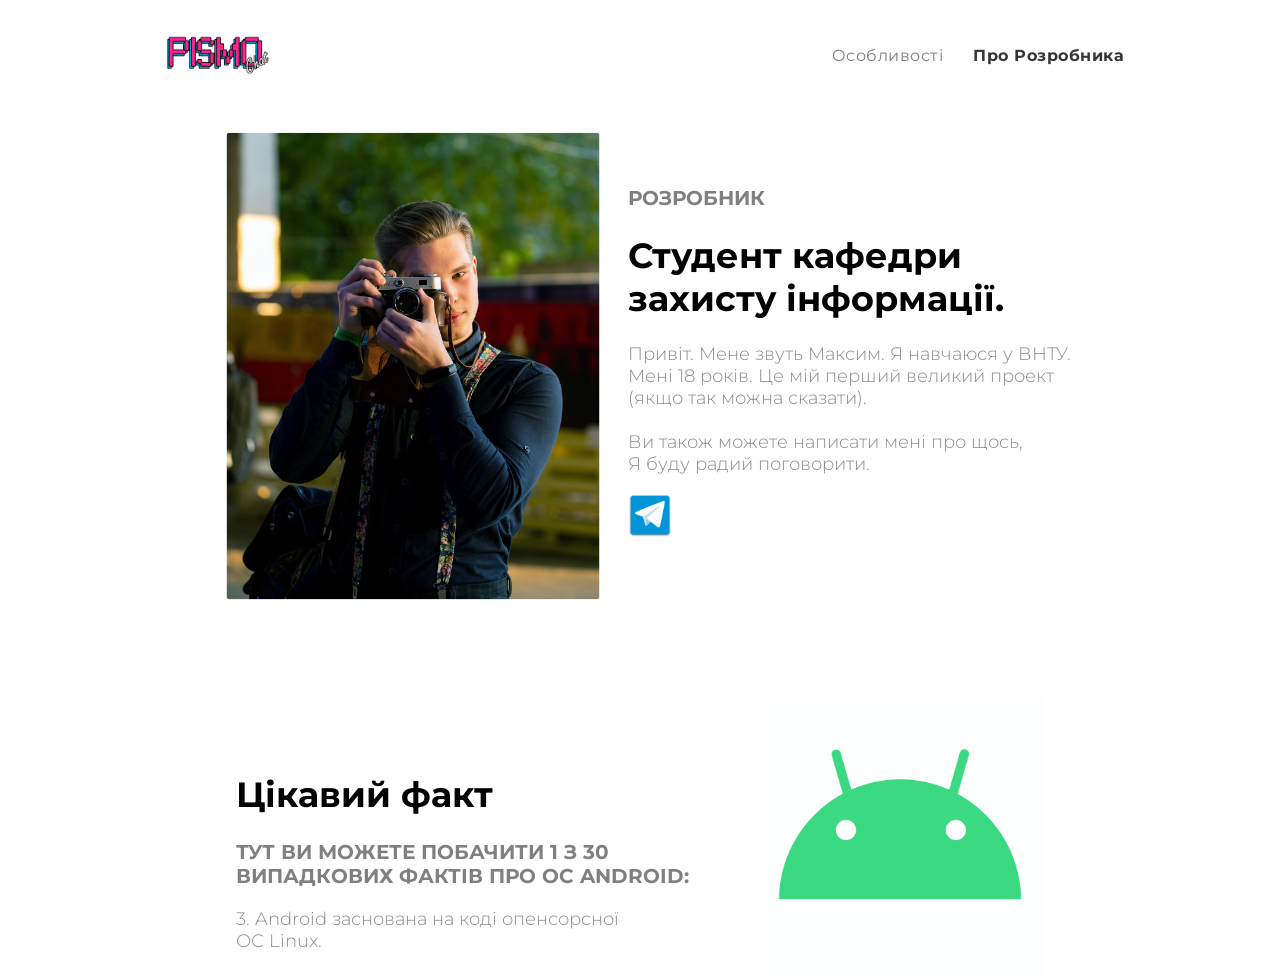
<file: aboutme.html>
<!DOCTYPE html>
<html>

<head>
    <meta charset="UTF-8" />
    <title>Pismo</title>

    <link rel="stylesheet" href="css/style1.css">
    <link href="https://fonts.googleapis.com/css?family=Montserrat:300,400,500,700&display=swap&subset=cyrillic-ext" rel="stylesheet">
    <link rel="shortcut icon" href="img/logo.jpg" type="image/jpg">


</head>

<body>

    </br>
    </br>
    </br>
    <header class="section">
        <div class="center">
            <div class="logo">
                <a href="index.html"> <img src="img/logo.jpg" alt="logo" width="20%" height="20%" /></a>
            </div>
            <nav>
                <ul class="menu">
                    <li><a class="butt" href="features.html">Особливості</a></li>
                    <li><a class="butt_bold" href="aboutme.html">Про Розробника</a></li>                    
                </ul>
            </nav>
        </div>
    </header>



    <div class="feature_left" align="center">
        <img style="padding: 0px 25px;" src="img/me.jpg" align="left" width="43%" height="43%" />
        </br>
        </br>
        <h3 align="left"> Розробник </h3>
        <h1 align="left">Студент кафедри захисту інформації.</h1>
        <p class="light" align="left"> Привіт. Мене звуть Максим. Я навчаюся у ВНТУ. Мені 18 років. Це мій перший великий проект (якщо так можна сказати). </br>
            </br> Ви також можете написати мені про щось,</br> Я буду радий поговорити.</p>
        <div align="left">
            <a href="https://t.me/Starykh"> <img src="img/tglogo.png" alt="logo" width="5%" height="5%" /></a>
        </div>

    </div>

    </br>
    </br>

    <div class="feature_right_about" align="center">
        <img src="img/android_expressions.gif" align="right" width="35%" height="35%" />
        </br>
        </br>
        </br>

        <h1 align="left">Цікавий факт</h1>
        <h3 align="left">Тут ви можете побачити 1 з 30 випадкових фактів про ОС Android:</h3>
        <div class="light" align="left">

            <script type='text/javascript'>
                var howMany = 29
                var quote = new Array(howMany + 1)
                quote[0] = "1. Google не створювала Android, техногигант <br/> придбав ОС в 2005 році, заплативши $50 млн."
                quote[1] = "2. Android спочатку розроблялася як <br/> ОС для цифрових камер."
                quote[2] = "3. Android заснована на коді опенсорсної <br/> ОС Linux."
                quote[3] = "4. ~90% смартфонів на ринку становлять  <br/>Android-пристрої."
                quote[4] = "5. Дизайн першого прототипу Android-смартфона <br/> дуже нагадував Blackberry."
                quote[5] = "6. Компанія Microsoft заробляє $2 млрд <br/> тільки від патентних відрахувань від ОС Android."
                quote[6] = "7. Android-смартфони використовують <br/> понад 1,6 млрд людей."
                quote[7] = "8. У Samsung була можливість придбати Android <br/> в 2004 році, однак у компанії визнали, що в ОС <br/> немає потенціалу."
                quote[8] = "9. Починаючи з версії Android 2.3 і вище ОС містить <br/> “пасхальне яйце”. Для його запуску, необхідно перейти <br/> по шляху «Налаштування» -> «Про пристрої», <br/> знайти функцію «Версія Android», і швидко натискати <br/> на неї кілька разів (зазвичай 3)."
                quote[9] = "10. Термін Android відноситься тільки до робота <br/> чоловічої статі, так як робот жіночої статі називається  <br/> «гиноид» (Gynoid)."
                quote[10] = "11. На території штаб-квартири Google <br/> стоять статуї Android, які відносяться до кожної  <br/> версії ОС."
                quote[11] = "12. Всі версії ОС мають назви солодощів <br/> і десертів, крім Android 1.0 і 1.1."
                quote[12] = "13. Найменування версій Android йдуть <br/> в алфавітному порядку."
                quote[13] = "14. У першій моделі Android-смартфона, <br/> випущеної в 2008 році, був відсутній аудіороз’єм<br/>і потрібно використання адаптера."
                quote[14] = "15. У 2010 році голова компанії Nokia Анссі Ваньоки <br/> заявив, що «Android це як фінська хлопчик, <br/> пісяючий в штани, щоб зігрітися»."
                quote[15] = "16. Карти Google роблять розрахунок дорожніх пробок  <br/>на основі пристроїв, що працюють під управлінням Android."
                quote[16] = "17. Система Android, яка фіксує всі власні помилки, <br/> застосовує метод, який називається WTF.  <br/>Його назва розшифровується як What a Terrible Failure<br/>(«Яка жахлива невдача»)."
                quote[17] = "18. Продажі Android-пристроїв перевищують обсяги  <br/>продажів пристроїв на базі Microsoft Windows, iOS<br/> і macOS разом узятих."
                quote[18] = "19. Починаючи з Android 4.2 Google відключила за<br/>замовчуванням інструменти розробника. <br/>Проте їх можна розблокувати шляхом семиразового <br/> натискання на номер складання."
                quote[19] = "20. У 2008 році багато критики були впевнені,  <br/>що ОС Android виявиться провальною."
                quote[20] = "21. У 2010 році компанія Sony Ericsson випустила <br/> годинник LiveView з можливістю підключення до турникет<br/>Android-смартфона для управління<br/>стрічками в Twitter, медіаплеєром і т. д."
                quote[21] = "22. Phandroid — сайт, що висвітлює все,  <br/>що пов’язано з Android."
                quote[22] = "23. У 2003 році Енді Рубін, Нік Сірс і  <br/>Кріс Уайт заснували в Каліфорнії компанію Android Inc."
                quote[23] = "24. Назва Android запропонував  <br/>соразработчик ОС Енді Рубін."
                quote[24] = "25. Android використовується навіть в НАСА.  <br/> Агентство відправило в космос два пристрої Nexus S на базі  <br/>Android Gingerbread для того, щоб протестувати орбітальні <br/> датчики на борту Міжнародної космічної станції."
                quote[25] = "26. Android використовується не тільки  <br/>на смартфонах і планшетах, але і на інших пристроях,<br/> таких як Google Glass."
                quote[26] = "27. На міжнародній виставці споживчої електроніки <br/> CES 2011 була представлена версія Android 3.0 Honeycomb,  <br/>повністю перероблена під планшети. Honeycomb стала<br/> однією знайбільш провальних версій Android."
                quote[27] = "28. Перший логотип Android був розроблений <br/> російською дизайнеркою Іриною Блок в 2007 році. <br/>Натхненням послужило зображення чоловічка <br/>на таулетных табличках."
                quote[28] = "29. Неофіційно Google називає логотип  <br/> своєї ОС Android, а «Bugdroid»."
                quote[29] = "30. У 2009 році гендиректор Google Ерік Шмідт<br/>був змушений піти з Ради директорів Apple<br/>з-за конфлікту інтересів."
                quote[30] = "Додатковий факт: Факти були взяті <br/> з сайту navkolonas.com/archives/25402"



                function rndnumber() {
                    var randscript = -1
                    while (randscript < 0 || randscript > howMany || isNaN(randscript)) {
                        randscript = parseInt(Math.random() * (howMany + 1))
                    }
                    return randscript
                }
                rand = rndnumber()
                quoteOut = quote[rand]
                document.write('<span class="txtwrite">' + quoteOut + '</span>')
            </script>

        </div>
    </div>






</body>

</html
</file>
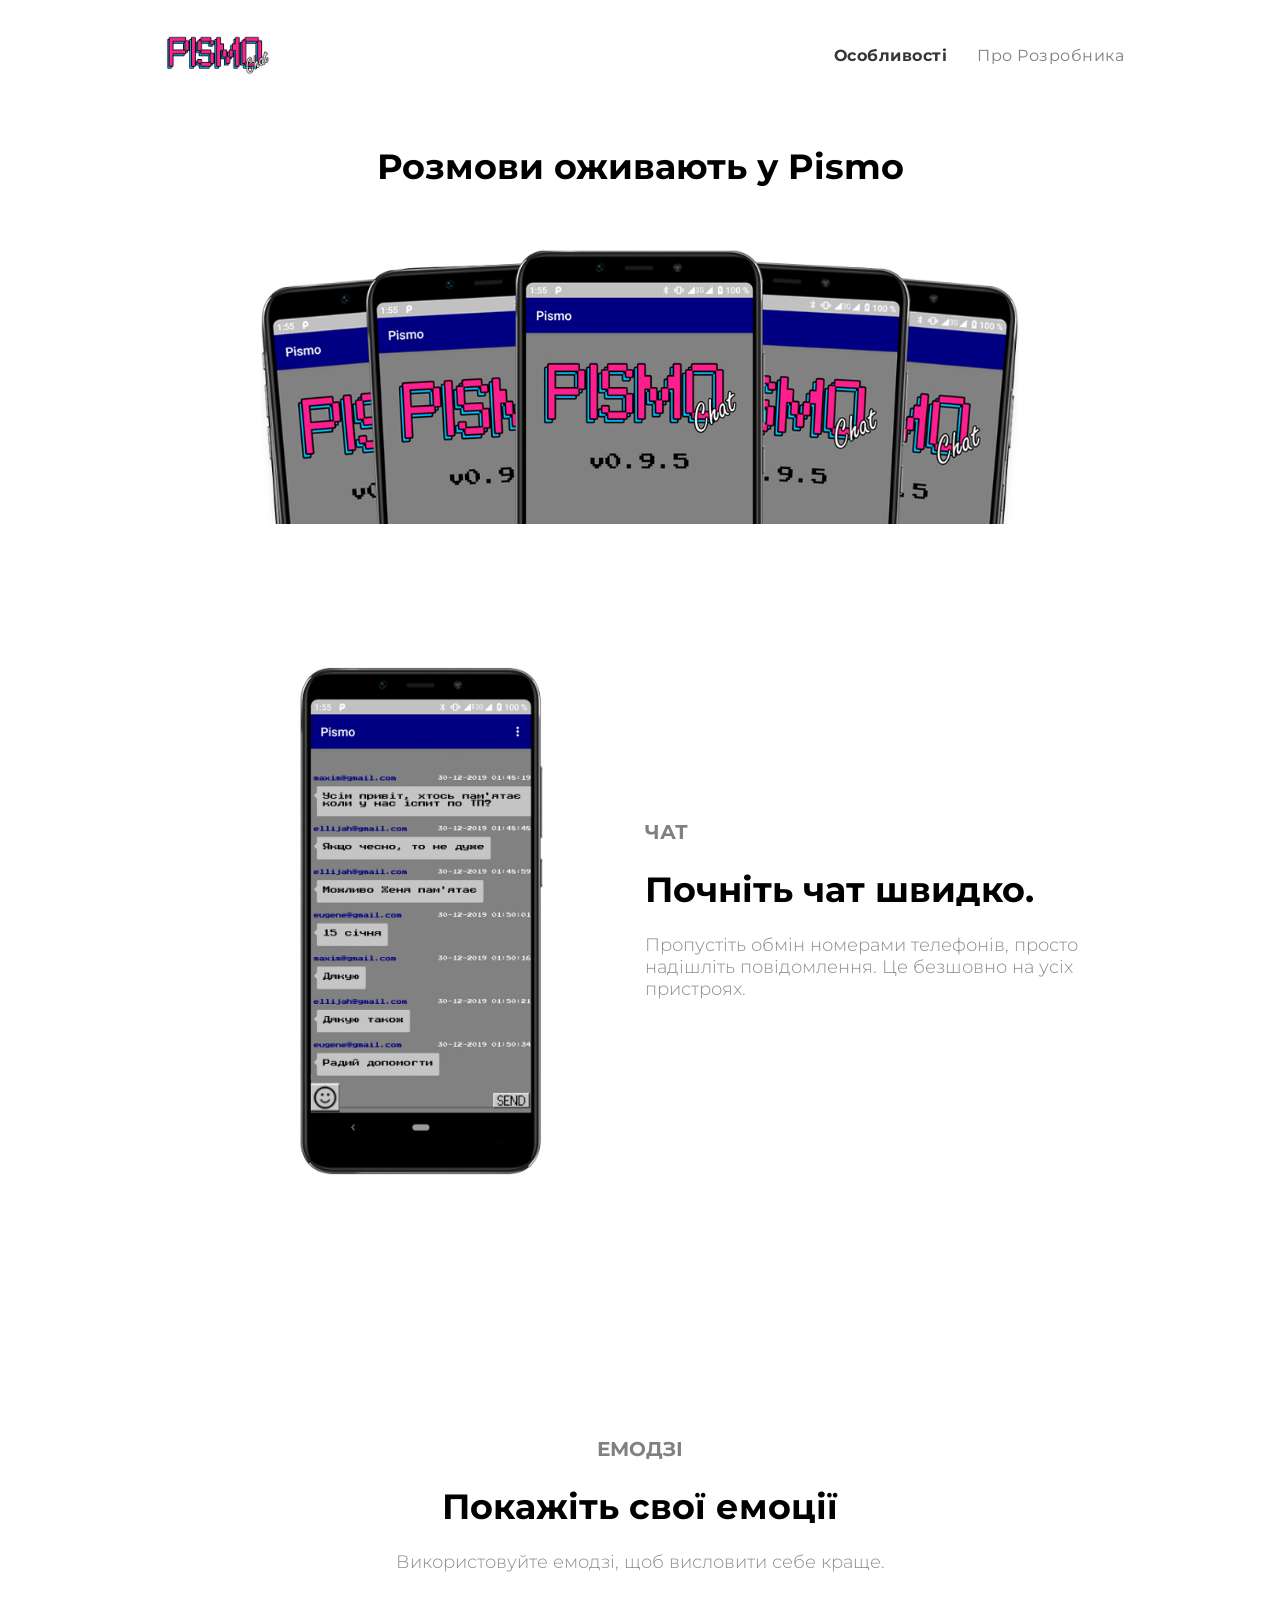
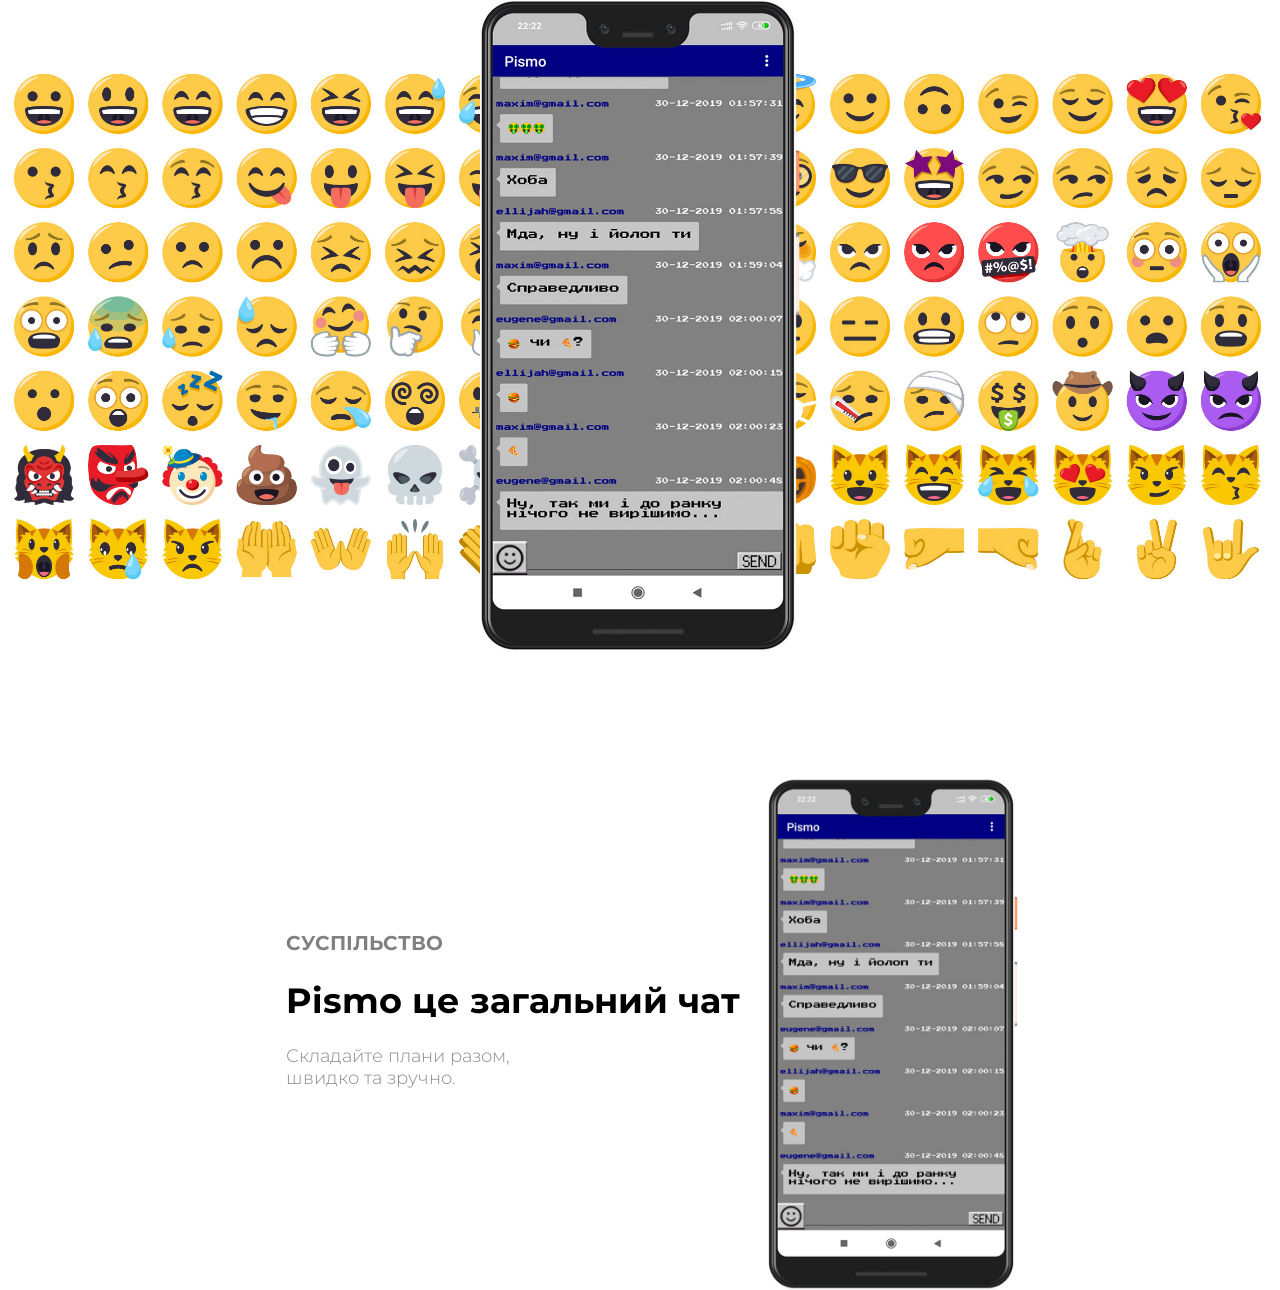
<file: features.html>
<!DOCTYPE html>
<html>

<head>
    <meta charset="UTF-8" />
    <title>Pismo</title>

    <link rel="stylesheet" href="css/style1.css">
    <link href="https://fonts.googleapis.com/css?family=Montserrat:300,400,500,700&display=swap&subset=cyrillic-ext"
        rel="stylesheet">
        <link rel="shortcut icon" href="img/logo.jpg" type="image/jpg">


    </head>
    
    <body>
    
        </br></br></br>
        <header class="section">
            <div class="center">
                <div class="logo">
                    <a href="index.html"> <img src="img/logo.jpg" alt="logo" width="20%" height="20%" /></a>
                </div>
                <nav>
                    <ul class="menu">
                        <li><a class="butt_bold" href="features.html">Особливості</a></li>
                        <li><a class="butt" href="aboutme.html">Про Розробника</a></li>                       
                    </ul>
                </nav>
            </div>
        </header>
		
    </br></br></br>

    <div class="life" align="center">
        <h1>Розмови оживають у Pismo</h1>
        <img src="img/5phones.jpg" alt="5 phones" width="60%" height="60%">
    </div>

	</br></br></br></br>

    <div class="feature_left" align="center">
        <img style="padding: 0px 100px;" src="img/phone1.jpg" align="left" width="28%" height="28%" />
        </br></br></br></br></br></br></br>
        <h3 align="left"> Чат </h3>
        <h1 align="left">Почніть чат швидко.</h1>
        <p class="light" align="left"> Пропустіть обмін номерами телефонів, просто</br> надішліть повідомлення. Це
            безшовно на усіх пристроях.</p>
    </div>

    </br></br></br></br></br></br></br></br></br></br></br></br></br></br></br></br></br></br></br></br></br>

    <div align="center">
        <h3>Емодзі</h3>
        <h1>Покажіть свої емоції</h1>
        <p class="light">Використовуйте емодзі, щоб висловити себе краще.</p>
        <img src="img/emoji.jpg" width="100%" height="100%">
    </div>


    <div class="feature_right" align="center">
        <img src="img/phone2.jpg" align="right" width="35%" height="35%" />
        </br></br></br></br></br></br></br>
        <h3 align="left">Суспільство </h3>
        <h1 align="left">Pismo це загальний чат</h1>
        <p class="light" align="left">Складайте плани разом,</br> швидко та зручно.</p>
    </div>
	


</body>

</html>
</file>
<file: css/style1.css>
.section {
    position: fixed;
    left: 0;
    right: 0;
    top: 0;
    width: 100%;
    margin: 0;
    background: rgba(255, 255, 255, 0.975);
}

body {
    font-family: 'Montserrat', sans-serif;
}

.center {
    width: auto;
    margin: 135 135;
    margin-top: 10px;
    overflow: hidden;
}

.logo {
    float: left;
    margin: 25px 20px;
    margin-left: 13%;
}

.menu {
    float: right;
    margin: 25 15;
    margin-right: 11%;
    padding: 0;
    list-style: none;
    overflow: hidden;
}

.menu li {
    float: left;
    padding: 15px 5px;
}

ul.hr li {
    display: inline;
    /* Отображать как строчный элемент */
    margin-right: 5px;
    /* Отступ слева */
    padding: 3px;
    /* Поля вокруг текста */
}

ul.hr {
    margin: 0;
    /* Обнуляем значение отступов */
    padding: 4px;
    /* Значение полей */
}

.main {
    margin-right: 7%;
    margin-top: 5%;
    margin-left: 15%;
}

.content {
    margin-left: 5%;
}

.feature_right {
    margin-right: 20%;
    margin-top: 9%;
    margin-left: 22%;
}

.feature_right_about {
    margin-right: 18%;
    margin-top: 9%;
    margin-left: 18%;
}

.feature_left {
    margin-right: 15%;
    margin-top: 5%;
    margin-left: 15%;
}

.light {
    font-family: 'Montserrat', sans-serif;
    font-weight: 300;
    font-size: 18px;
    color: rgba(128, 128, 128, 0.9);
}

h1 {
    font-family: 'Montserrat', sans-serif;
    font-weight: 700;
    font-size: 35px;
}

h1.reg {
    margin-left: 70px;
}

h3 {
    font-family: 'Montserrat', sans-serif;
    font-weight: 700;
    font-size: 20px;
    color: gray;
    text-transform: uppercase;
}

.corp {
    position: absolute;
    bottom: 0;
    right: 0;
    width: 100px;
}

a.butt {
    font-size: 16px;
    font-weight: 400;
    text-decoration: none;
    outline: none;
    display: inline-block;
    color: gray;
    padding: 5px 10px;
    margin: 0px 0px;
    border-radius: 25px;
    font-family: 'Montserrat', sans-serif;
    letter-spacing: 0.5px;
}

a.butt_bold {
    font-size: 16px;
    font-weight: 700;
    text-decoration: none;
    outline: none;
    display: inline-block;
    color: rgb(54, 54, 54);
    padding: 5px 10px;
    margin: 0px 0px;
    border-radius: 25px;
    font-family: 'Montserrat', sans-serif;
    letter-spacing: 0.5px;
}

a.download {
    font-size: 20px;
    font-weight: 700;
    text-decoration: none;
    outline: none;
    display: inline-block;
    color: white;
    padding: 10px 15px;
    margin: 5px 10px;
    border-radius: 45px;
    font-family: 'Montserrat', sans-serif;
    text-transform: uppercase;
    letter-spacing: 1.2px;
    background-image: linear-gradient(to right, #d82986 0%, #02b5f1 51%, #d82986 100%);
    background-size: 200% auto;
    box-shadow: 0 0 20px rgba(0, 0, 0, .1);
    transition: 1s;
}

a:hover {
    background-position: right center;
}

form li {
    font-family: 'Montserrat', sans-serif;
    list-style: none;
    margin-bottom: 5px;
}

form ul li label {
    float: left;
    clear: left;
    width: 100px;
    text-align: right;
    margin-right: 10px;
    font-family: 'Montserrat', sans-serif;
    font-size: 14px;
}

form ul li input,
select,
span {
    font-family: 'Montserrat', sans-serif;
    float: left;
    margin-bottom: 10px;
}

form textarea {
    font-family: 'Montserrat', sans-serif;
    float: left;
    width: 350px;
    height: 150px;
}

[type="submit"] {
    font-family: 'Montserrat', sans-serif;
    clear: left;
    margin: 20px 0 0 230px;
    font-size: 18px
}

p.reg {
    font-family: 'Montserrat', sans-serif;
    margin-left: 70px;
    font-weight: bold;
}
</file>
